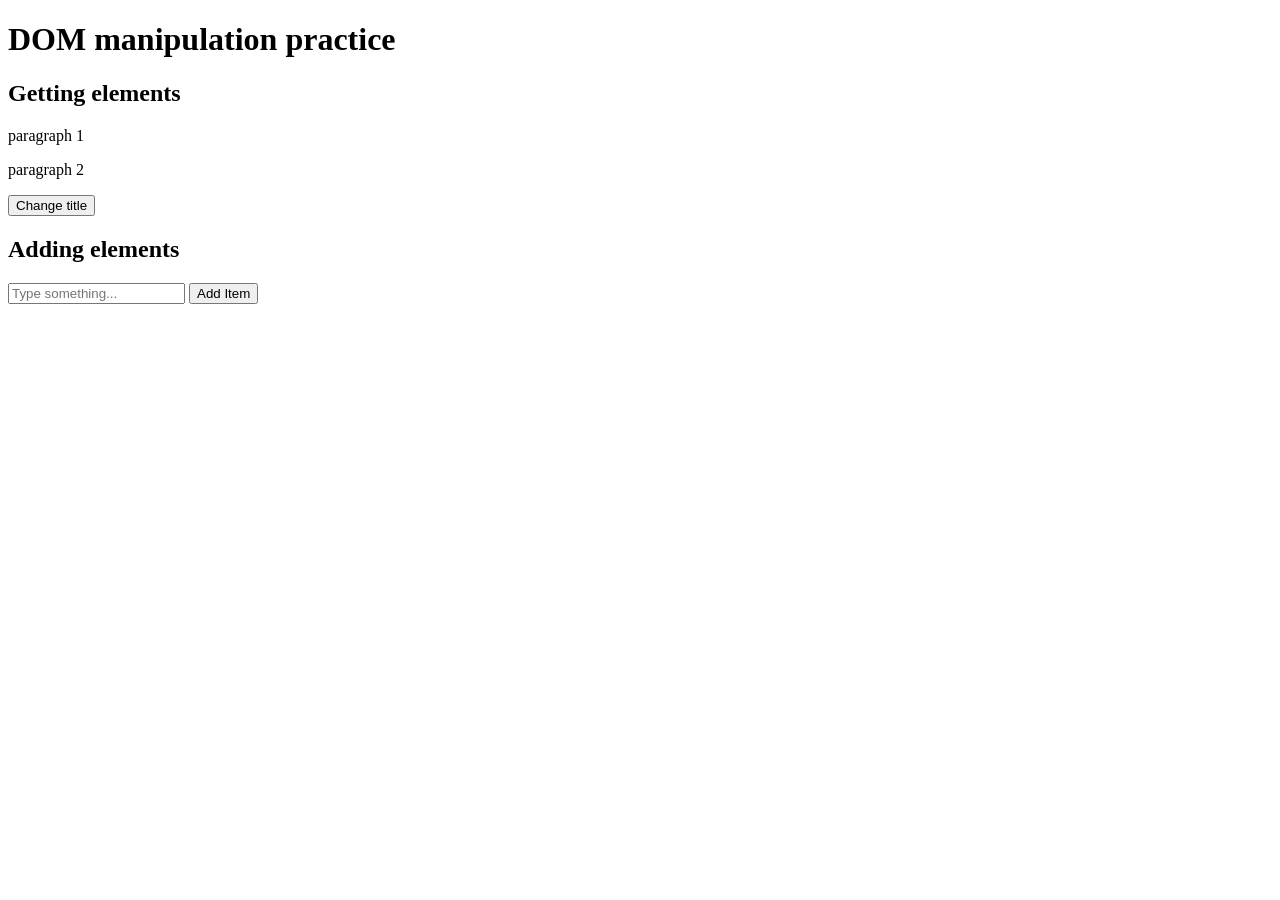
<file: 104-dom.html>
<!DOCTYPE html>
<html lang="en">

<head>
    <meta charset="UTF-8">
    <meta name="viewport" content="width=device-width, initial-scale=1.0">
    <title>Document</title>
</head>

<body>
    <h1 id="title">DOM manipulation practice</h1>
    <!--GET ELEMENTS-->
    <section>
        <h2>Getting elements</h2>
        <p class="text">paragraph 1</p>
        <p class="text">paragraph 2</p>

        <button onclick="changeTitle()">Change title</button>
    </section>

    <!--ADD ELEMENTS-->
    <section>
        <h2>Adding elements</h2>
        <input id= "itemInput" type=" text" placeholder="Type something...">
        <button onclick="addItem()">Add Item</button>
        <ul id="list"></ul>
    </section>

    <script src="./scripts/104-dom.js"></script>
</body>
</html>
</file>
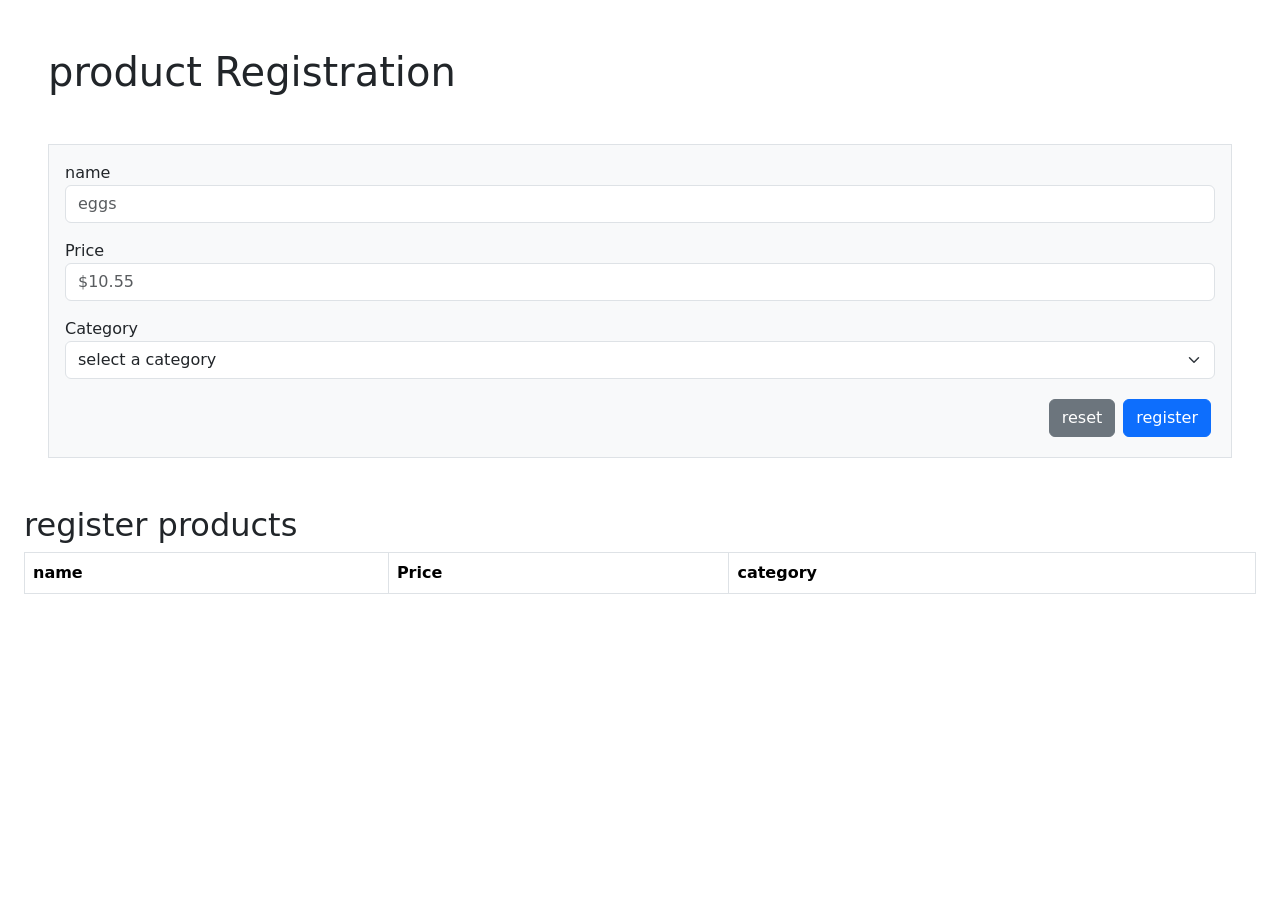
<file: 104-product-registration.html>
<!DOCTYPE html>
<html lang="en">
<head>
    <meta charset="UTF-8">
    <meta name="viewport" content="width=device-width, initial-scale=1.0">
    <link href="https://cdn.jsdelivr.net/npm/bootstrap@5.3.8/dist/css/bootstrap.min.css" rel="stylesheet" integrity="sha384-sRIl4kxILFvY47J16cr9ZwB07vP4J8+LH7qKQnuqkuIAvNWLzeN8tE5YBujZqJLB" crossorigin="anonymous">

    <title>Product Registration</title>
</head>
<body>
    <section class="m-5">
        <h1>product Registration</h1>

        <form class="bg-light border p-3 mt-5 ">
            <div class="mb-3">
                <label class="form-lable">name</label>
                <input class="form-control" type="text" name="productName" id="" placeholder="eggs">
            </div>

            <div class="mb-3">
                <label class="form-lable">Price</label>
                <input class="form-control"type="number" name="productPrice" id="" placeholder="$10.55">
            </div>

            <div class="mb-3">
                <label class="form-lable">Category</label>
                <select class="form-select" name="productCategory" id="">
                    <option value="">select a category</option>
                    <option value="fruits">fruits</option>
                    <option value="vegetables">vegetables</option>
                </select>
            </div>

            <div class="d-flex justify-content-end">
                <button class="btn btn-secondary m-1" type="reset">reset</button>
                <button onclick="registerProduct(event)" class="btn btn-primary m-1" type="submit">register</button>
            </div>
        </form>

    </section>

    <section class="m-4">
        <h2>register products</h2>

        <table class="table table-bordered">
            <!--header-->
            <tr>
                <th>name</th>
                <th>Price</th>
                <th>category</th>
            </tr>


            <!--body-->
            <tbody id="body">
                <tr>
                </tr>
            </tbody>

        </table>

    </section>

    <script src="./scripts/104-product-registration.js"></script>


</body>
</html>
</file>
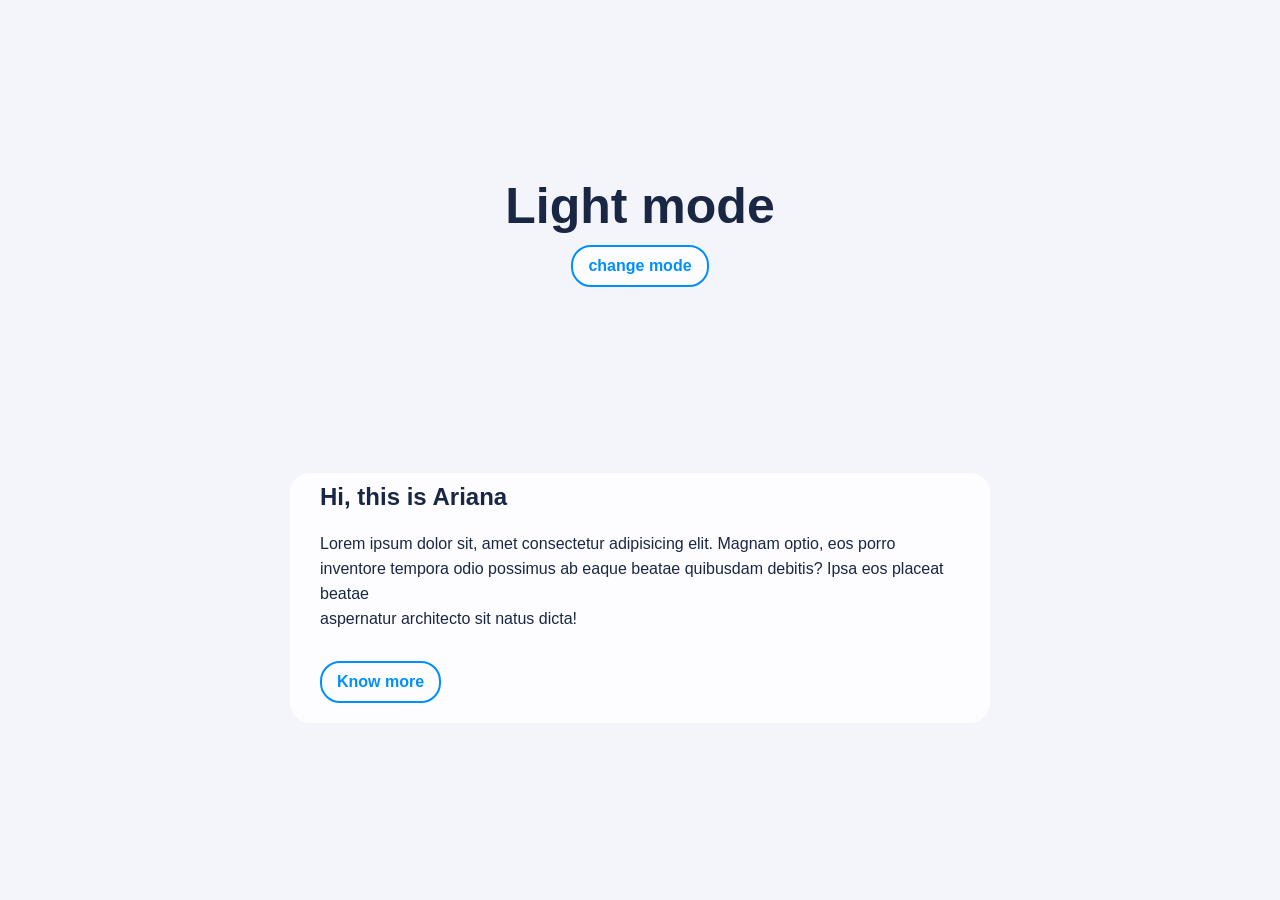
<file: 105-dark-mode.html>
<!DOCTYPE html>
<html lang="en">

<head>
    <meta charset="UTF-8">
    <meta name="viewport" content="width=device-width, initial-scale=1.0">
    <link rel="stylesheet" href="./styles/dark-mode.css">
    <title>Document</title>
</head>

<body>
    <section class="center-column">

        <!-- title and change bode button -->
        <div class="center-column">
            <h1>Light mode</h1>
            <button id="changeModeButton">change mode</button>
        </div>

        <!-- image and download resume button -->
        <div id="resumeContainer" class="center-column">
            <div class="img-container">
                <img src="./img/pepe.jpg" alt="">
            </div>

            <div class="center-column">
                <a href="./files/resume.pdf" download>download resume</a>              
            </div>

        </div>

        <!-- description and show more button -->

        <div id="descriptionContainer">

            <h2>Hi, this is Ariana</h2>
            <p>Lorem ipsum dolor sit, amet consectetur adipisicing elit. Magnam optio, eos porro inventore tempora odio possimus ab eaque beatae quibusdam debitis? Ipsa eos placeat beatae <br> aspernatur architecto sit natus dicta!</p>
            <button id="knowMoreButton">Know more</button>

        </div>

    </section>

    <script src="https://code.jquery.com/jquery-3.7.1.js" integrity="sha256-eKhayi8LEQwp4NKxN+CfCh+3qOVUtJn3QNZ0TciWLP4=" crossorigin="anonymous"></script>

    <script src="./scripts/105-dark-mode.js"></script>
</body>

</html>
</file>
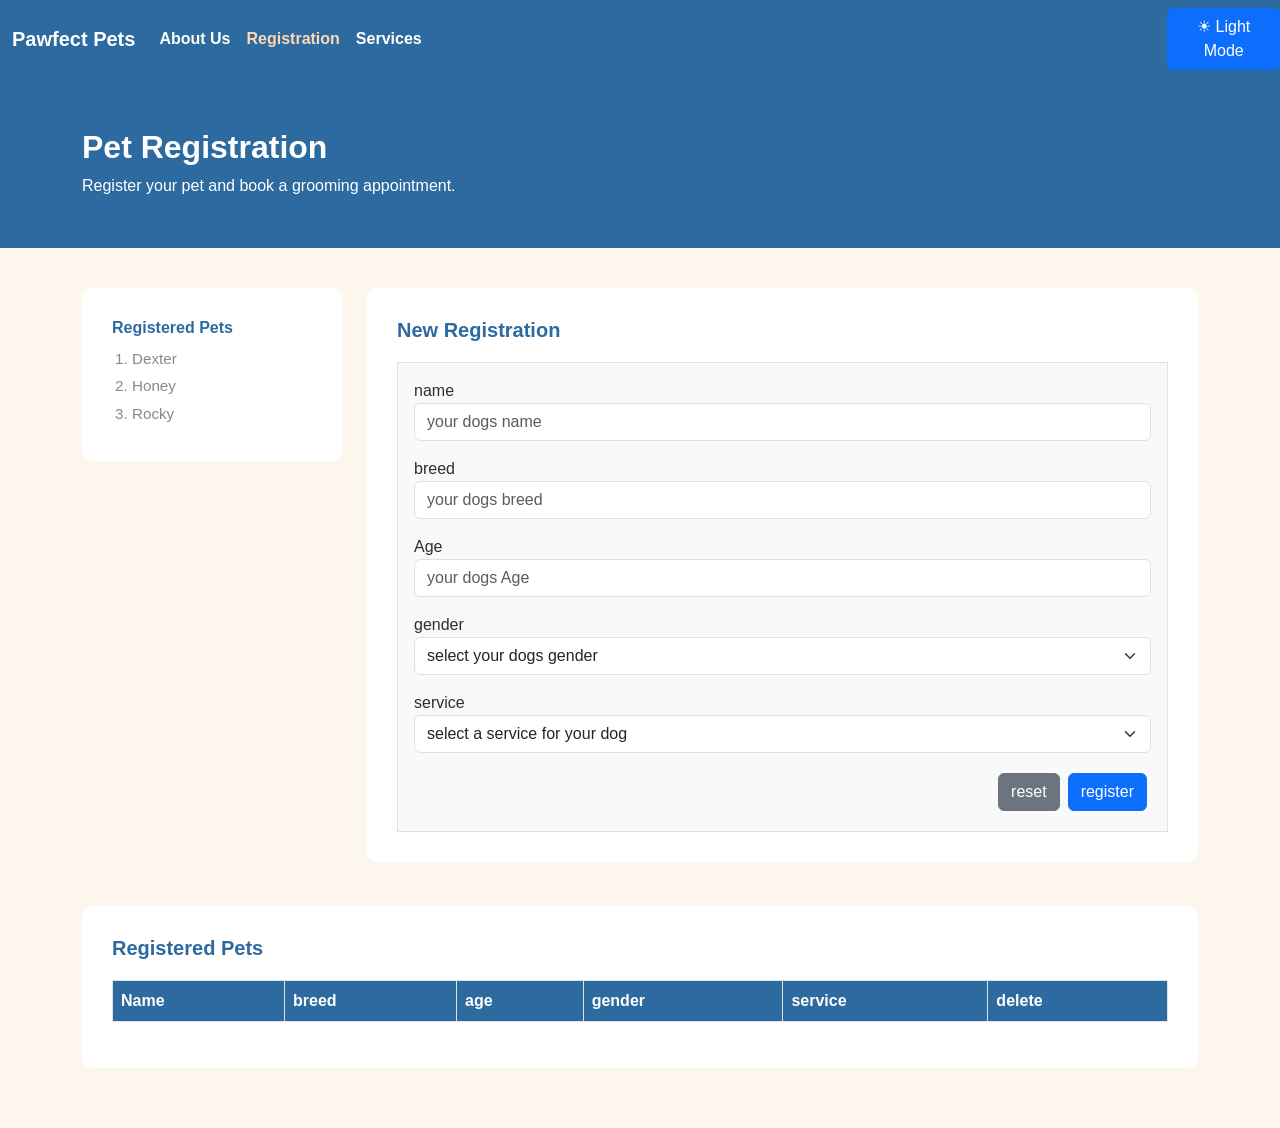
<file: pet-reg.html>
<!DOCTYPE html>
<html lang="en">

<head>
    <meta charset="UTF-8">
    <meta name="viewport" content="width=device-width, initial-scale=1.0">
    <link href="https://cdn.jsdelivr.net/npm/bootstrap@5.3.8/dist/css/bootstrap.min.css" rel="stylesheet"
        integrity="sha384-sRIl4kxILFvY47J16cr9ZwB07vP4J8+LH7qKQnuqkuIAvNWLzeN8tE5YBujZqJLB" crossorigin="anonymous">
    <link href="https://fonts.googleapis.com/css2?family=Nunito:wght@400;600;700;800&display=swap" rel="stylesheet">
    <link rel="stylesheet" href="./styles/styles.css">
    <title>Registration – Pawfect Pets</title>
</head>

<body>
    <nav class="navbar navbar-expand-lg bg-body-tertiary">
        <div class="container-fluid">
            <a class="navbar-brand" href="index.html">Pawfect Pets</a>
            <button class="navbar-toggler" type="button" data-bs-toggle="collapse" data-bs-target="#navbarNav"
                aria-controls="navbarNav" aria-expanded="false" aria-label="Toggle navigation">
                <span class="navbar-toggler-icon"></span>
            </button>
            <div class="collapse navbar-collapse" id="navbarNav">
                <ul class="navbar-nav">
                    <li class="nav-item">
                        <a class="nav-link" href="index.html">About Us</a>
                    </li>
                    <li class="nav-item">
                        <a class="nav-link active" href="pet-reg.html">Registration</a>
                    </li>
                    <li class="nav-item">
                        <a class="nav-link" href="services.html">Services</a>
                    </li>
                </ul>
            </div>
        </div>
        <div>
            <button class="btn btn-primary" id="changeModeButton">☀ Light Mode</button>
        </div>
    </nav>

    <!-- PAGE HEADER -->
    <div class="page-header">
        <div class="container">
            <h1>Pet Registration</h1>
            <p>Register your pet and book a grooming appointment.</p>
        </div>
    </div>

    <div class="content-area">
        <div class="container">
            <div class="row g-4 mb-4">

                <!-- PETS LIST -->
                <div class="col-lg-3">
                    <div class="card-box">
                        <h6>Registered Pets</h6>
                        <ol id="petsList"></ol>
                    </div>
                </div>

                <!-- FORM -->
                <div class="col-lg-9">
                    <div class="card-box">
                        <h5>New Registration</h5>
                        <form class="bg-light border p-3 mt-2">
                            <div class="mb-3">
                                <label class="form-lable">name</label>
                                <input class="form-control" type="text" name="name" placeholder="your dogs name">
                            </div>
                            <div class="mb-3">
                                <label class="form-lable">breed</label>
                                <input class="form-control" type="text" name="breed" placeholder="your dogs breed">
                            </div>
                            <div class="mb-3">
                                <label class="form-lable">Age</label>
                                <input class="form-control" type="number" name="age" placeholder="your dogs Age">
                            </div>
                            <div class="mb-3">
                                <label class="form-lable">gender</label>
                                <select class="form-select" name="gender">
                                    <option value="">select your dogs gender</option>
                                    <option value="female">female</option>
                                    <option value="male">male</option>
                                </select>
                            </div>
                            <div class="mb-3">
                                <label class="form-lable">service</label>
                                <select class="form-select" name="service">
                                    <option value="">select a service for your dog</option>
                                    <option value="bath">Full Grooming</option>
                                    <option value="haircut">Bath & Dry</option>
                                    <option value="haircut">Nail Trim</option>
                                </select>
                            </div>
                            <div class="d-flex justify-content-end">
                                <button class="btn btn-secondary m-1" type="reset">reset</button>
                                <button onclick="registerPet(event)" class="btn btn-primary m-1"
                                    type="submit">register</button>
                            </div>
                        </form>
                    </div>
                </div>
            </div>

            <!-- TABLE -->
            <div class="card-box">
                <h5>Registered Pets</h5>
                <table class="table table-bordered">
                    <tr>
                        <th>Name</th>
                        <th>breed</th>
                        <th>age</th>
                        <th>gender</th>
                        <th>service</th>
                        <th>delete</th>
                    </tr>
                    <tbody id="body"></tbody>
                </table>
            </div>
        </div>
    </div>

    <script src="https://cdn.jsdelivr.net/npm/bootstrap@5.3.8/dist/js/bootstrap.bundle.min.js"
        integrity="sha384-FKyoEForCGlyvwx9Hj09JcYn3nv7wiPVlz7YYwJrWVcXK/BmnVDxM+D2scQbITxI"
        crossorigin="anonymous"></script>
    <script src="./scripts/registration.js"></script>
    <script src="https://code.jquery.com/jquery-3.7.1.js"></script>
    <script src="./scripts/salon.js"></script>
    <script>displaySalonInfo();</script>
</body>

</html>
</file>
<file: styles/dark-mode.css>
:root{
    /* default to light mode*/
    --background-color: #f4f4fb;
    --surface-color: #fdfdff;
    --text-color: #1a2744;
    --accent-color: #008fff;

}

.dark-mode{
    --background-color: #1A2744;
    --surface-color: #23345A;
    --text-color: #F4F4FB;
    --accent-color: #45ADFF;
}

body.dark-mode {
    background-color: var(--background-color);
    color: var(--text-color);
}

body.dark-mode .navbar {
    background-color: var(--surface-color) !important;
}

body.dark-mode .hero {
    background-color: var(--surface-color);
}

body.dark-mode .about-section {
    background-color: var(--background-color);
}

body.dark-mode .services-section {
    background-color: var(--background-color);
}

body.dark-mode .gallery-section {
    background-color: var(--background-color);
}

body.dark-mode .service-card {
    background-color: var(--surface-color);
}

body.dark-mode .service-card h5,
body.dark-mode h2 {
    color: var(--text-color);
}

body.dark-mode p,
body.dark-mode .text-muted {
    color: var(--text-color) !important;
}

body.dark-mode footer {
    background-color: var(--surface-color);
}
body{
    background-color: var(--background-color);
    transition: all 0.3s ease;
}

*{
    font-family: 'Segoe UI', Tahoma, Geneva, Verdana, sans-serif;
    text-decoration: none;
    margin: 0px;
    padding: 0px;
}

.img-container{
    width: 300px;
    
}

.img-container img{
    width: 100%;
    border-radius: 100%;
}

.center-column{
    display: flex;
    flex-direction: column;
    align-items: center;
}

section{
    height: 100vh;
    justify-content: space-evenly;
}

#descriptionContainer{
    width: 50%;
    display: flex;
    flex-direction: column;
    align-items: flex-start;
    gap: 20px;
    padding: 10px 30px;
    background-color: var(--surface-color);
    transition: all 0.3s ease;
    border-radius: 20px;
}

h1{
    font-size: 50px;
    color: var(--text-color);

}

h2{
    color: var(--text-color);
}

p{
    color: var(--text-color);
    line-height: 25px;
}

button, a{
    background-color: var(--surface-color);
    padding: 10px 15px;
    border: 2px solid var(--accent-color);
    border-radius: 20px;
    color: var(--accent-color);
    margin: 10px 0px;
    cursor: pointer;
    font-weight: bold;
    font-size: 16px;
    transition: all 0.3s ease;
}


button:hover, a:hover{
    opacity: 0.5;
}

/* resume container hiden by default */

#resumeContainer{
    display: none;
}
</file>
<file: styles/styles.css>
body {
    font-family: Arial, sans-serif;
    background-color: #FDF6EC;
    color: #2E2E2E;
}

.navbar {
    background-color: #2D6AA0 !important;
}

.navbar-brand, .nav-link {
    color: white !important;
    font-weight: bold;
}

.nav-link:hover, .nav-link.active {
    color: #FFD7B5 !important;
}

.page-header {
    background-color: #2D6AA0;
    padding: 50px 0;
    color: white;
}

.page-header h1 {
    font-size: 2rem;
    font-weight: bold;
}

.page-header p {
    margin: 0;
}

.content-area {
    padding: 40px 0;
}

.card-box {
    background-color: white;
    border-radius: 10px;
    padding: 30px;
    margin-bottom: 20px;
}

.card-box h5 {
    font-weight: bold;
    color: #2D6AA0;
    margin-bottom: 20px;
}

.card-box h6 {
    font-weight: bold;
    color: #2D6AA0;
    margin-bottom: 10px;
}

.hero {
    background-color: #2D6AA0;
    padding: 80px 0;
    color: white;
}

.hero h1 {
    font-size: 3rem;
    font-weight: bold;
}

.hero p {
    font-size: 1.1rem;
}

.hero .btn-primary {
    background-color: #E87830;
    border-color: #E87830;
    font-weight: bold;
    padding: 10px 30px;
    border-radius: 8px;
}

.hero .btn-primary:hover {
    background-color: #cf6a26;
    border-color: #cf6a26;
}

.hero-img {
    border-radius: 10px;
    width: 100%;
    height: 340px;
    object-fit: cover;
}

.about-section {
    background-color: white;
}

.about-img {
    width: 100%;
    height: 200px;
    object-fit: cover;
    border-radius: 10px;
}

.info-item {
    background-color: #F0E4D0;
    border-radius: 10px;
    padding: 10px 15px;
    margin-bottom: 10px;
    font-size: 0.95rem;
}

.info-item span {
    font-weight: bold;
    color: #2D6AA0;
}

.stat-box {
    background-color: #EAF2FB;
    border-radius: 10px;
    padding: 20px;
    text-align: center;
}

.stat-box .number {
    font-size: 2rem;
    font-weight: bold;
    color: #2D6AA0;
}

.stat-box .label {
    font-size: 0.85rem;
    font-weight: bold;
    color: #888;
}

.services-section {
    background-color: #F0E4D0;
}

section {
    padding: 70px 0;
}

.service-card {
    background-color: white;
    border-radius: 10px;
    padding: 20px;
    height: 100%;
}

.service-card h5 {
    font-weight: bold;
    color: #2D6AA0;
    margin-bottom: 5px;
}

.service-card p {
    font-size: 0.9rem;
    color: #888;
    margin-bottom: 10px;
}

.service-price {
    font-weight: bold;
    color: #E87830;
    font-size: 1.1rem;
}

.gallery-section {
    background-color: white;
}

.gallery-section img {
    width: 100%;
    height: 220px;
    object-fit: cover;
    border-radius: 10px;
}

#petsList {
    padding-left: 20px;
    margin: 0;
    font-size: 0.95rem;
    color: #888;
}

#petsList li {
    margin-bottom: 5px;
}

.table th {
    background-color: #2D6AA0;
    color: white;
}

#successAlert {
    display: none;
    background-color: #EAF2FB;
    border: 2px solid #2D6AA0;
    color: #2D6AA0;
    border-radius: 8px;
    padding: 10px 15px;
    font-weight: bold;
    margin-bottom: 15px;
}

input.error {
    border-color: red !important;
}

.salon-bar {
    background-color: #EAF2FB;
    border-top: 2px solid #cde0f5;
    padding: 15px 0;
    text-align: center;
    font-size: 0.9rem;
    color: #2D6AA0;
    font-weight: bold;
}

#salonInfo {
    margin: 0;
}

footer {
    background-color: #2D6AA0;
    color: white;
    padding: 30px 0;
    font-size: 0.9rem;
}

footer a {
    color: #FFD7B5;
    text-decoration: none;
}

footer a:hover {
    text-decoration: underline;
}

footer .copy {
    font-size: 0.8rem;
    text-align: center;
    margin-top: 20px;
}

body.dark-mode {
    background-color: #1A2744;
    color: #F4F4FB;
}

body.dark-mode .card-box {
    background-color: #23345A;
}

body.dark-mode .card-box h5,
body.dark-mode .card-box h6 {
    color: #F4F4FB;
}

body.dark-mode .form-control,
body.dark-mode .form-select {
    background-color: #1e2e50;
    color: #F4F4FB;
    border-color: #45ADFF;
}

body.dark-mode .form-control::placeholder {
    color: #a0aec0;
}

body.dark-mode .table {
    color: #F4F4FB;
    border-color: #45ADFF;
}

body.dark-mode .table th,
body.dark-mode .table td {
    background-color: #23345A;
    border-color: #2d4a7a;
}

body.dark-mode form.bg-light {
    background-color: #1e2e50 !important;
    border-color: #2d4a7a !important;
}
</file>
